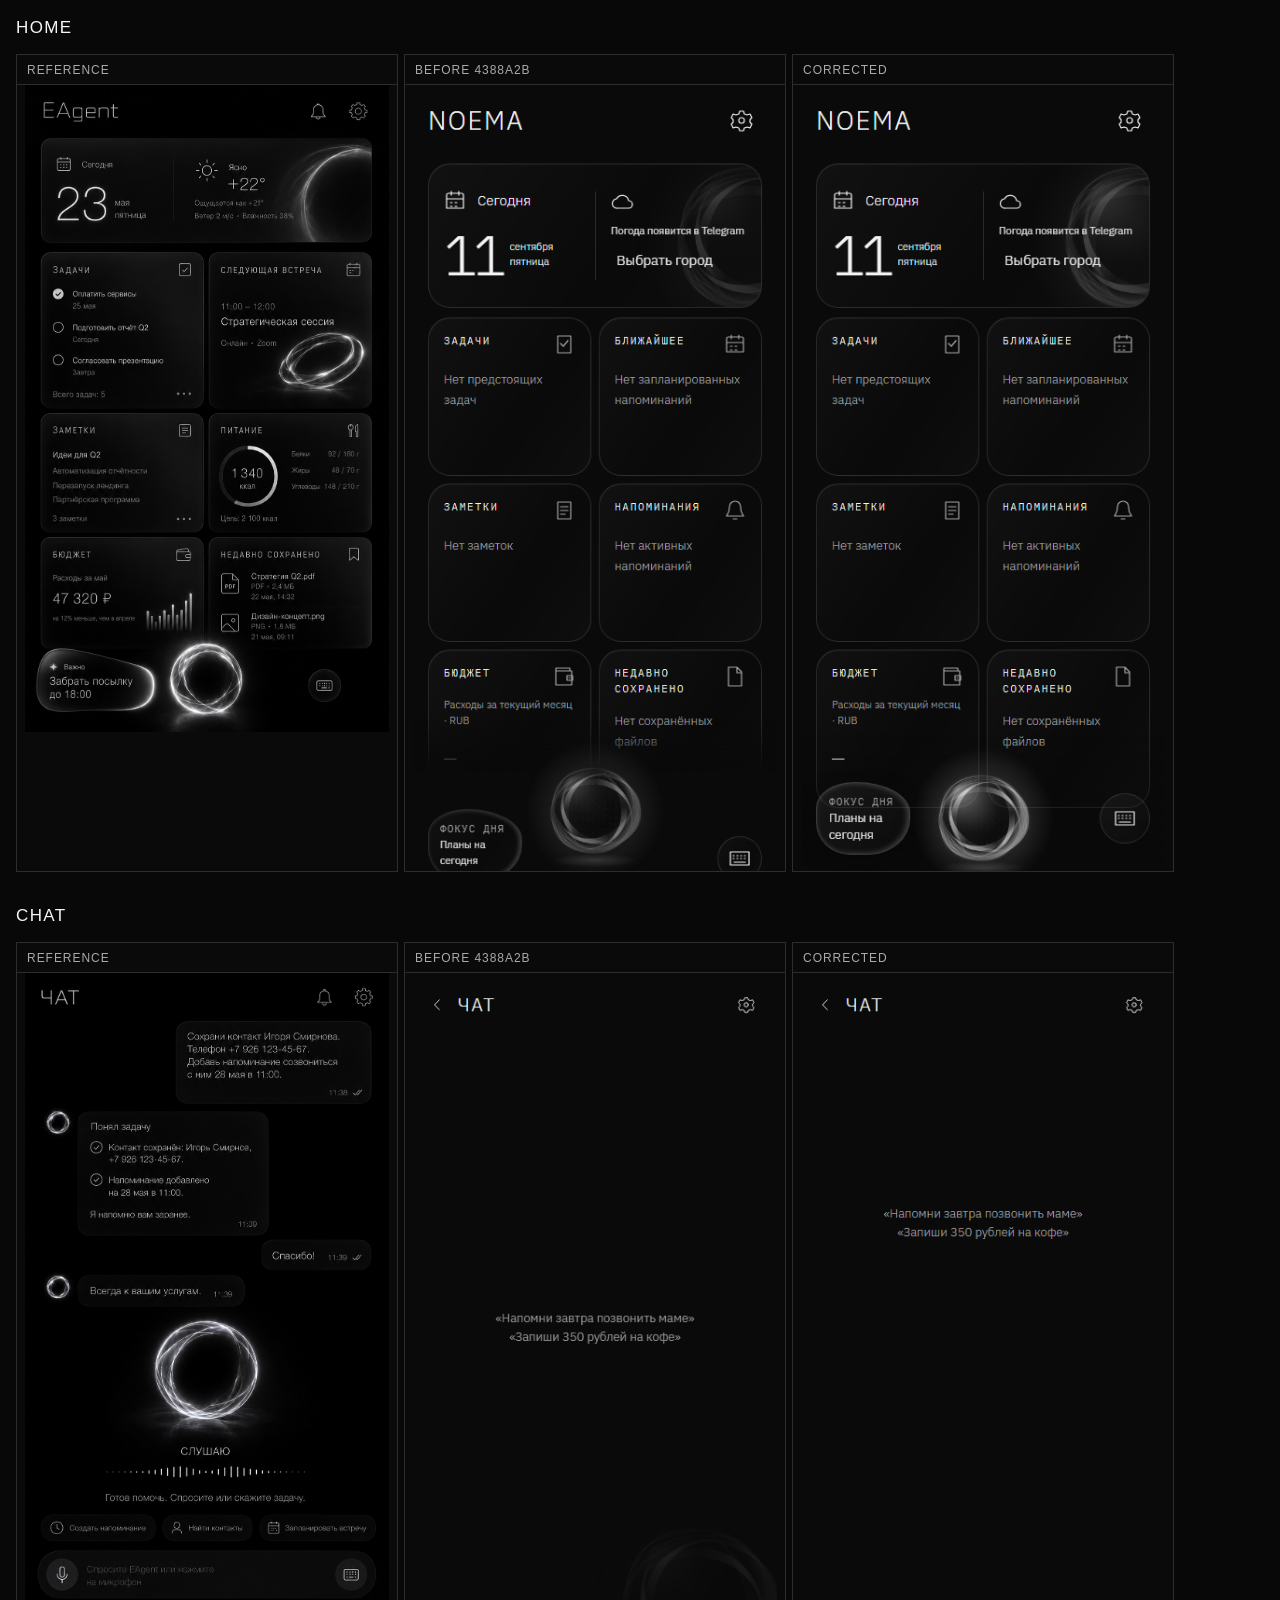
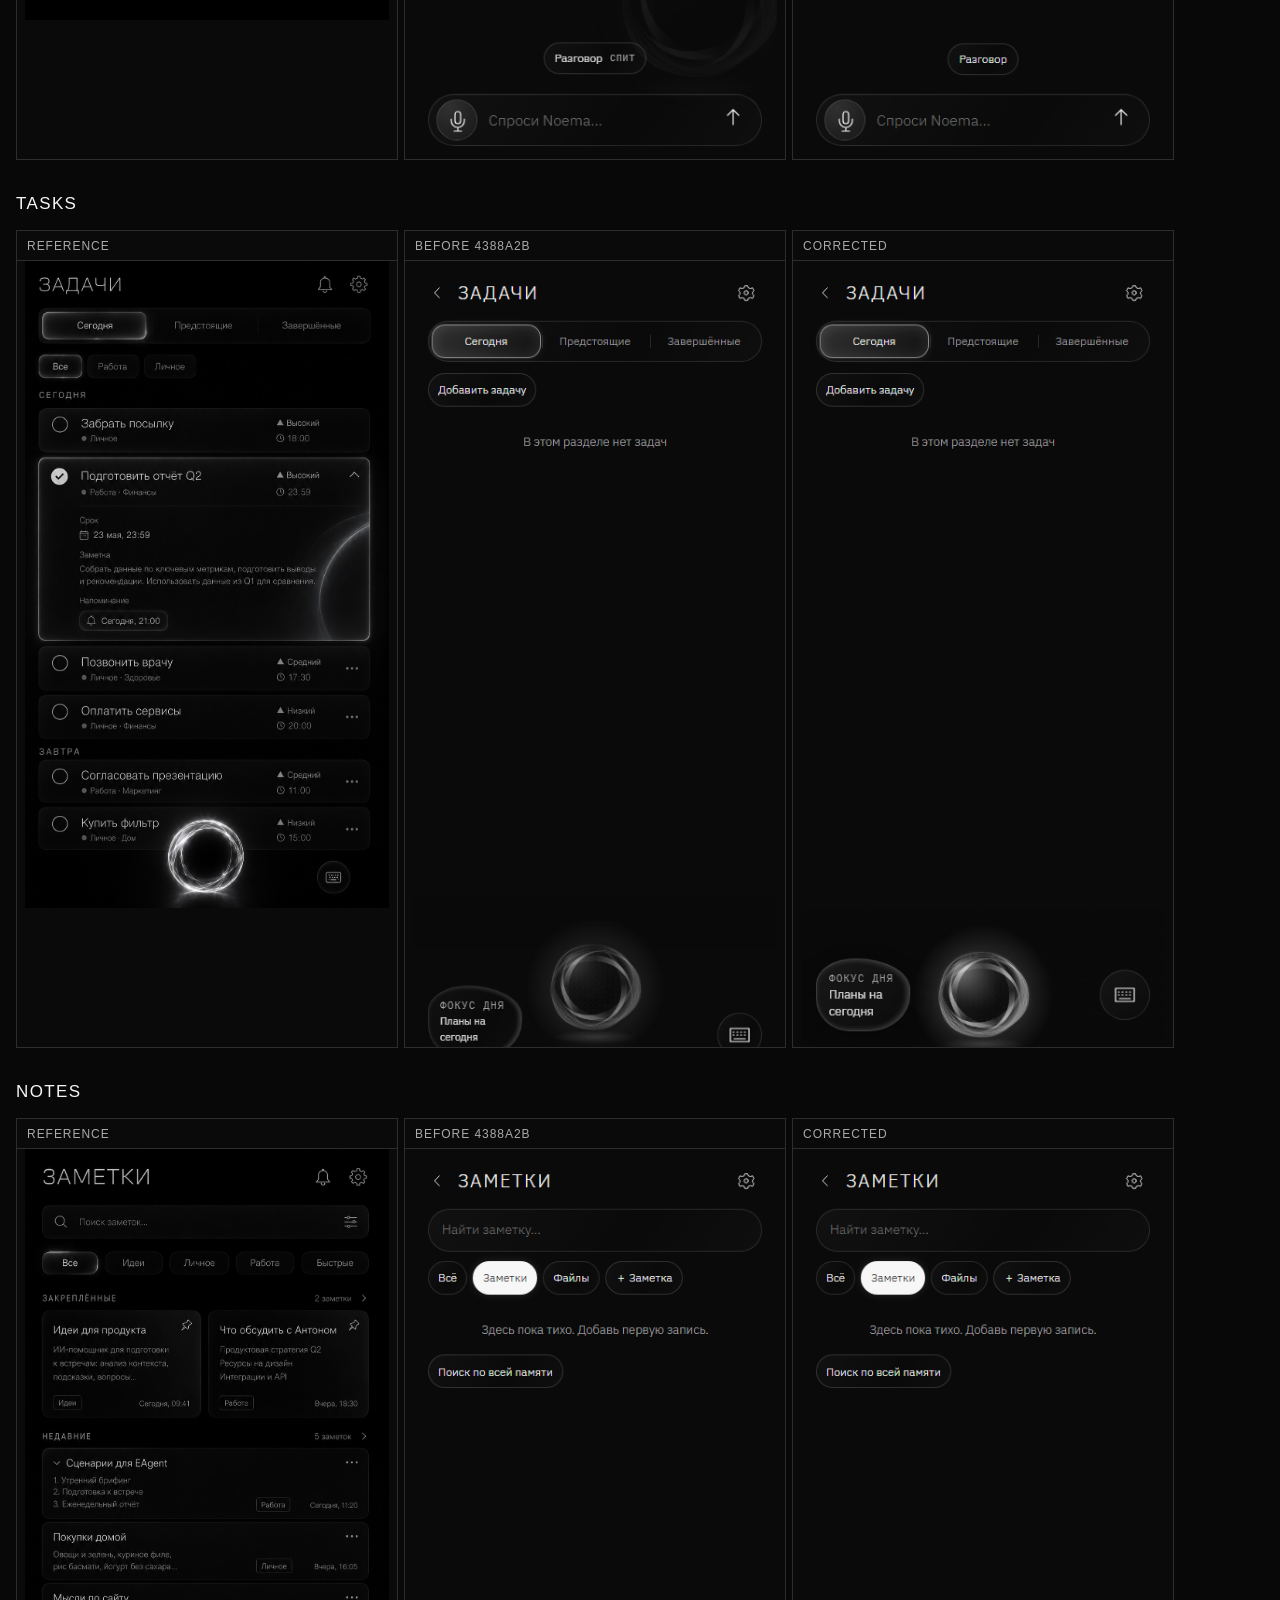
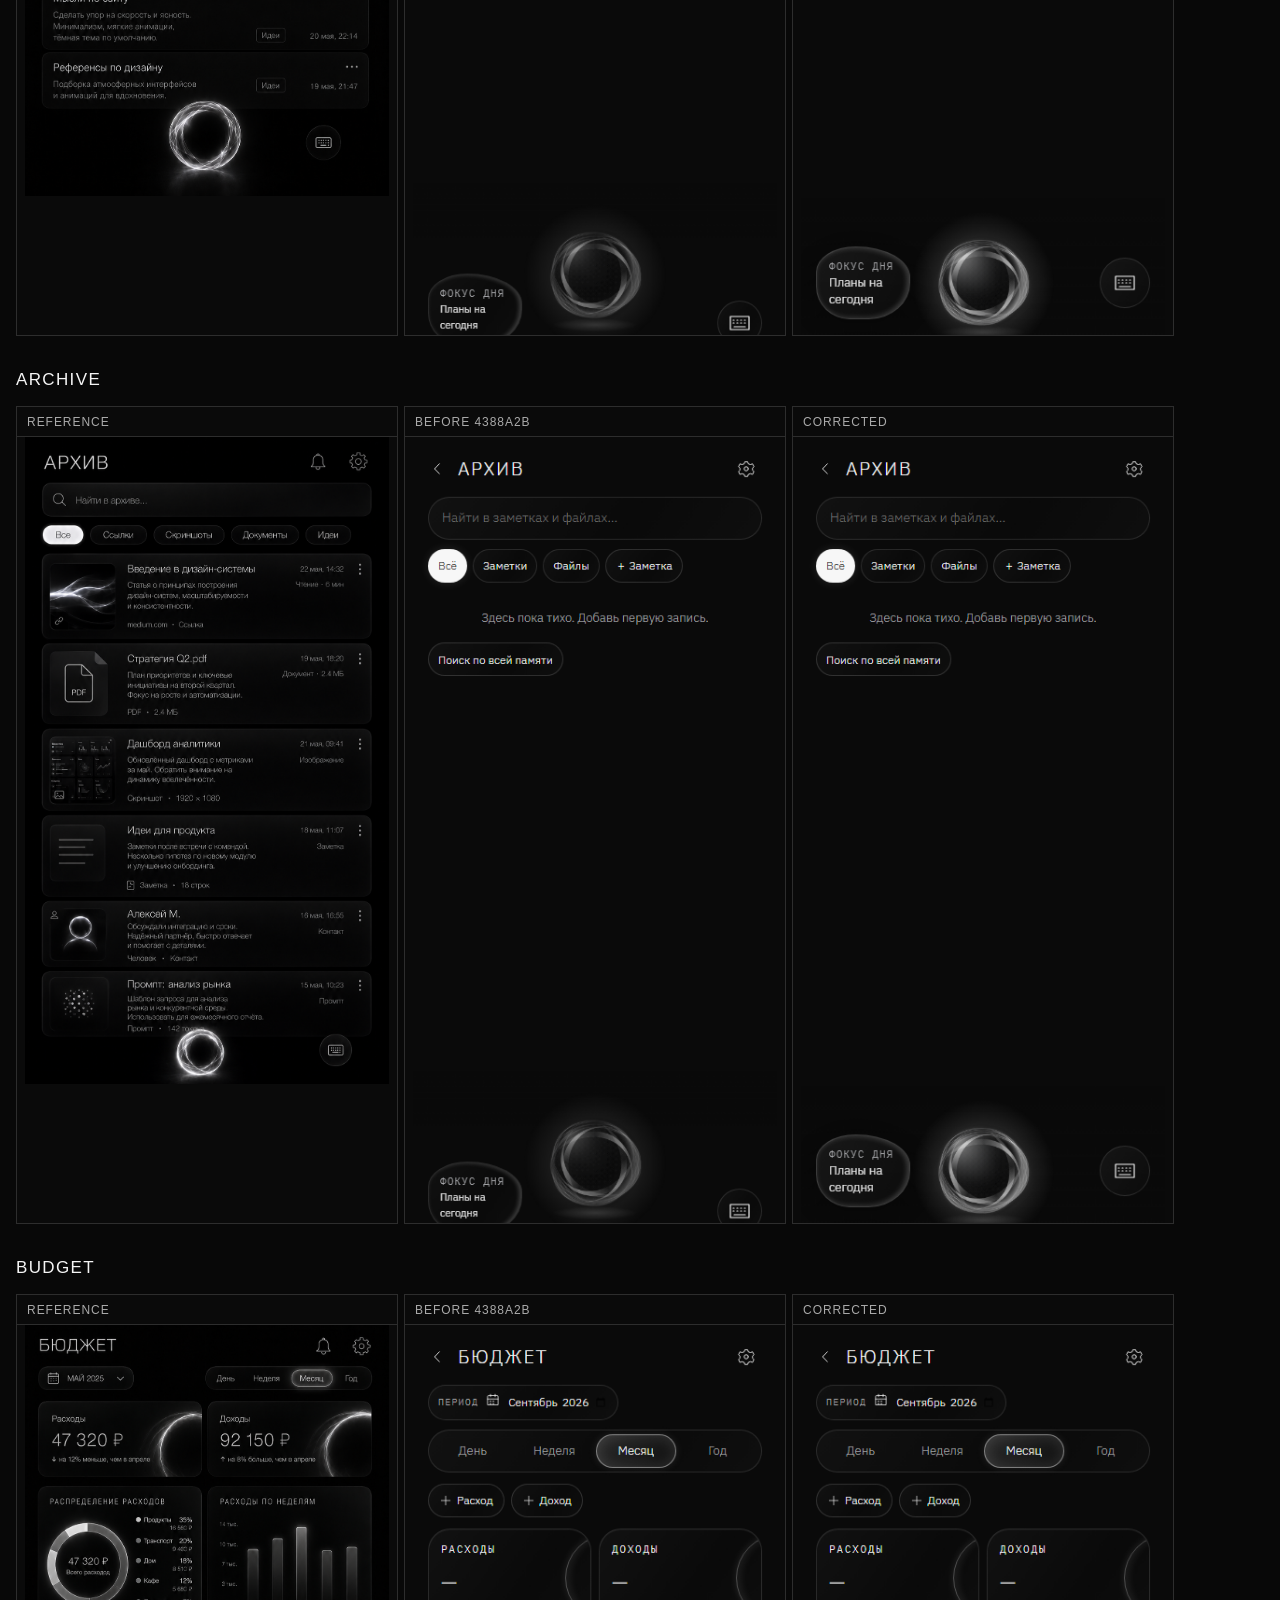
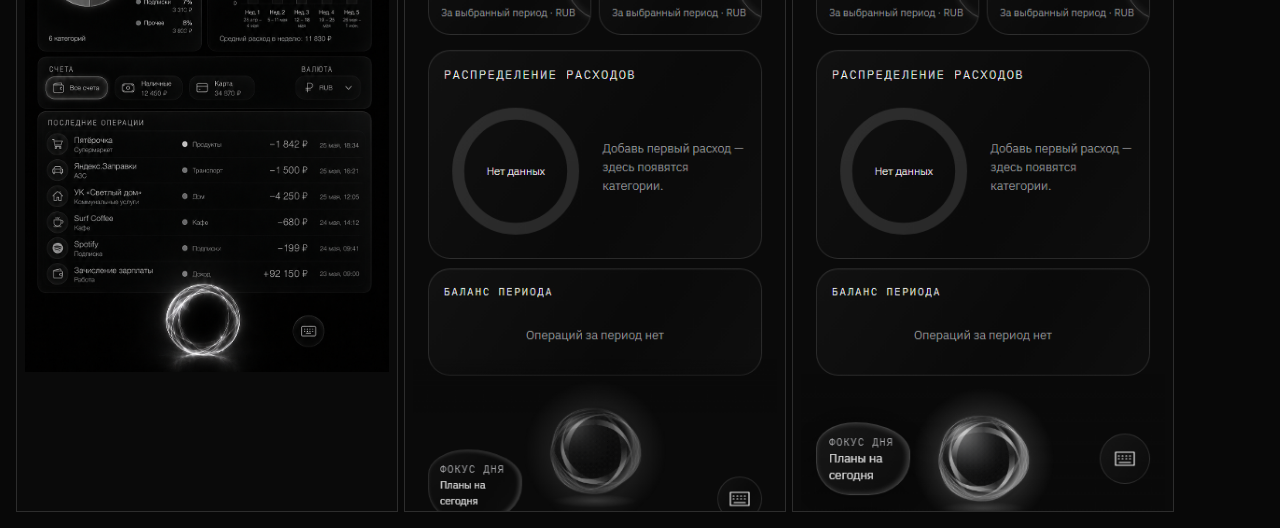
<file: design-recovery-baseline/comparison.html>
<!doctype html>
<html lang="en">
<head>
  <meta charset="utf-8">
  <meta name="viewport" content="width=device-width,initial-scale=1">
  <title>Noema design recovery comparisons</title>
  <style>
    *{box-sizing:border-box}body{margin:0;background:#080808;color:#f5f5f5;font:14px/1.4 Arial,sans-serif}.comparison{width:1190px;height:888px;margin:0;padding:16px;background:#080808;overflow:hidden}.comparison h1{height:28px;margin:0 0 10px;font-size:17px;font-weight:400;letter-spacing:.08em;text-transform:uppercase}.columns{display:grid;grid-template-columns:repeat(3,382px);gap:6px}.column{height:818px;overflow:hidden;border:1px solid #2d2d2d;background:#0a0a0a}.column h2{height:30px;margin:0;padding:7px 10px;border-bottom:1px solid #2d2d2d;color:#aaa;font-size:12px;font-weight:400;letter-spacing:.08em;text-transform:uppercase}.frame{height:786px;display:flex;align-items:flex-start;justify-content:center;overflow:hidden;background:#0a0a0a}.frame img{display:block;width:364px;height:auto;object-fit:contain;object-position:top center}.reference img{max-height:786px}.capture img{width:364px}
  </style>
</head>
<body>
  <section class="comparison" id="home"><h1>Home</h1><div class="columns"><div class="column reference"><h2>Reference</h2><div class="frame"><img src="reference/home.png" alt="Home reference"></div></div><div class="column capture"><h2>Before 4388a2b</h2><div class="frame"><img src="before-4388a2b/home.png" alt="Home before"></div></div><div class="column capture"><h2>Corrected</h2><div class="frame"><img src="corrected/home.png" alt="Home corrected"></div></div></div></section>
  <section class="comparison" id="chat"><h1>Chat</h1><div class="columns"><div class="column reference"><h2>Reference</h2><div class="frame"><img src="reference/chat.png" alt="Chat reference"></div></div><div class="column capture"><h2>Before 4388a2b</h2><div class="frame"><img src="before-4388a2b/chat.png" alt="Chat before"></div></div><div class="column capture"><h2>Corrected</h2><div class="frame"><img src="corrected/chat.png" alt="Chat corrected"></div></div></div></section>
  <section class="comparison" id="tasks"><h1>Tasks</h1><div class="columns"><div class="column reference"><h2>Reference</h2><div class="frame"><img src="reference/tasks.png" alt="Tasks reference"></div></div><div class="column capture"><h2>Before 4388a2b</h2><div class="frame"><img src="before-4388a2b/tasks.png" alt="Tasks before"></div></div><div class="column capture"><h2>Corrected</h2><div class="frame"><img src="corrected/tasks.png" alt="Tasks corrected"></div></div></div></section>
  <section class="comparison" id="notes"><h1>Notes</h1><div class="columns"><div class="column reference"><h2>Reference</h2><div class="frame"><img src="reference/notes.png" alt="Notes reference"></div></div><div class="column capture"><h2>Before 4388a2b</h2><div class="frame"><img src="before-4388a2b/notes.png" alt="Notes before"></div></div><div class="column capture"><h2>Corrected</h2><div class="frame"><img src="corrected/notes.png" alt="Notes corrected"></div></div></div></section>
  <section class="comparison" id="archive"><h1>Archive</h1><div class="columns"><div class="column reference"><h2>Reference</h2><div class="frame"><img src="reference/archive.png" alt="Archive reference"></div></div><div class="column capture"><h2>Before 4388a2b</h2><div class="frame"><img src="before-4388a2b/archive.png" alt="Archive before"></div></div><div class="column capture"><h2>Corrected</h2><div class="frame"><img src="corrected/archive.png" alt="Archive corrected"></div></div></div></section>
  <section class="comparison" id="budget"><h1>Budget</h1><div class="columns"><div class="column reference"><h2>Reference</h2><div class="frame"><img src="reference/budget.png" alt="Budget reference"></div></div><div class="column capture"><h2>Before 4388a2b</h2><div class="frame"><img src="before-4388a2b/budget.png" alt="Budget before"></div></div><div class="column capture"><h2>Corrected</h2><div class="frame"><img src="corrected/budget.png" alt="Budget corrected"></div></div></div></section>
</body>
</html>
</file>
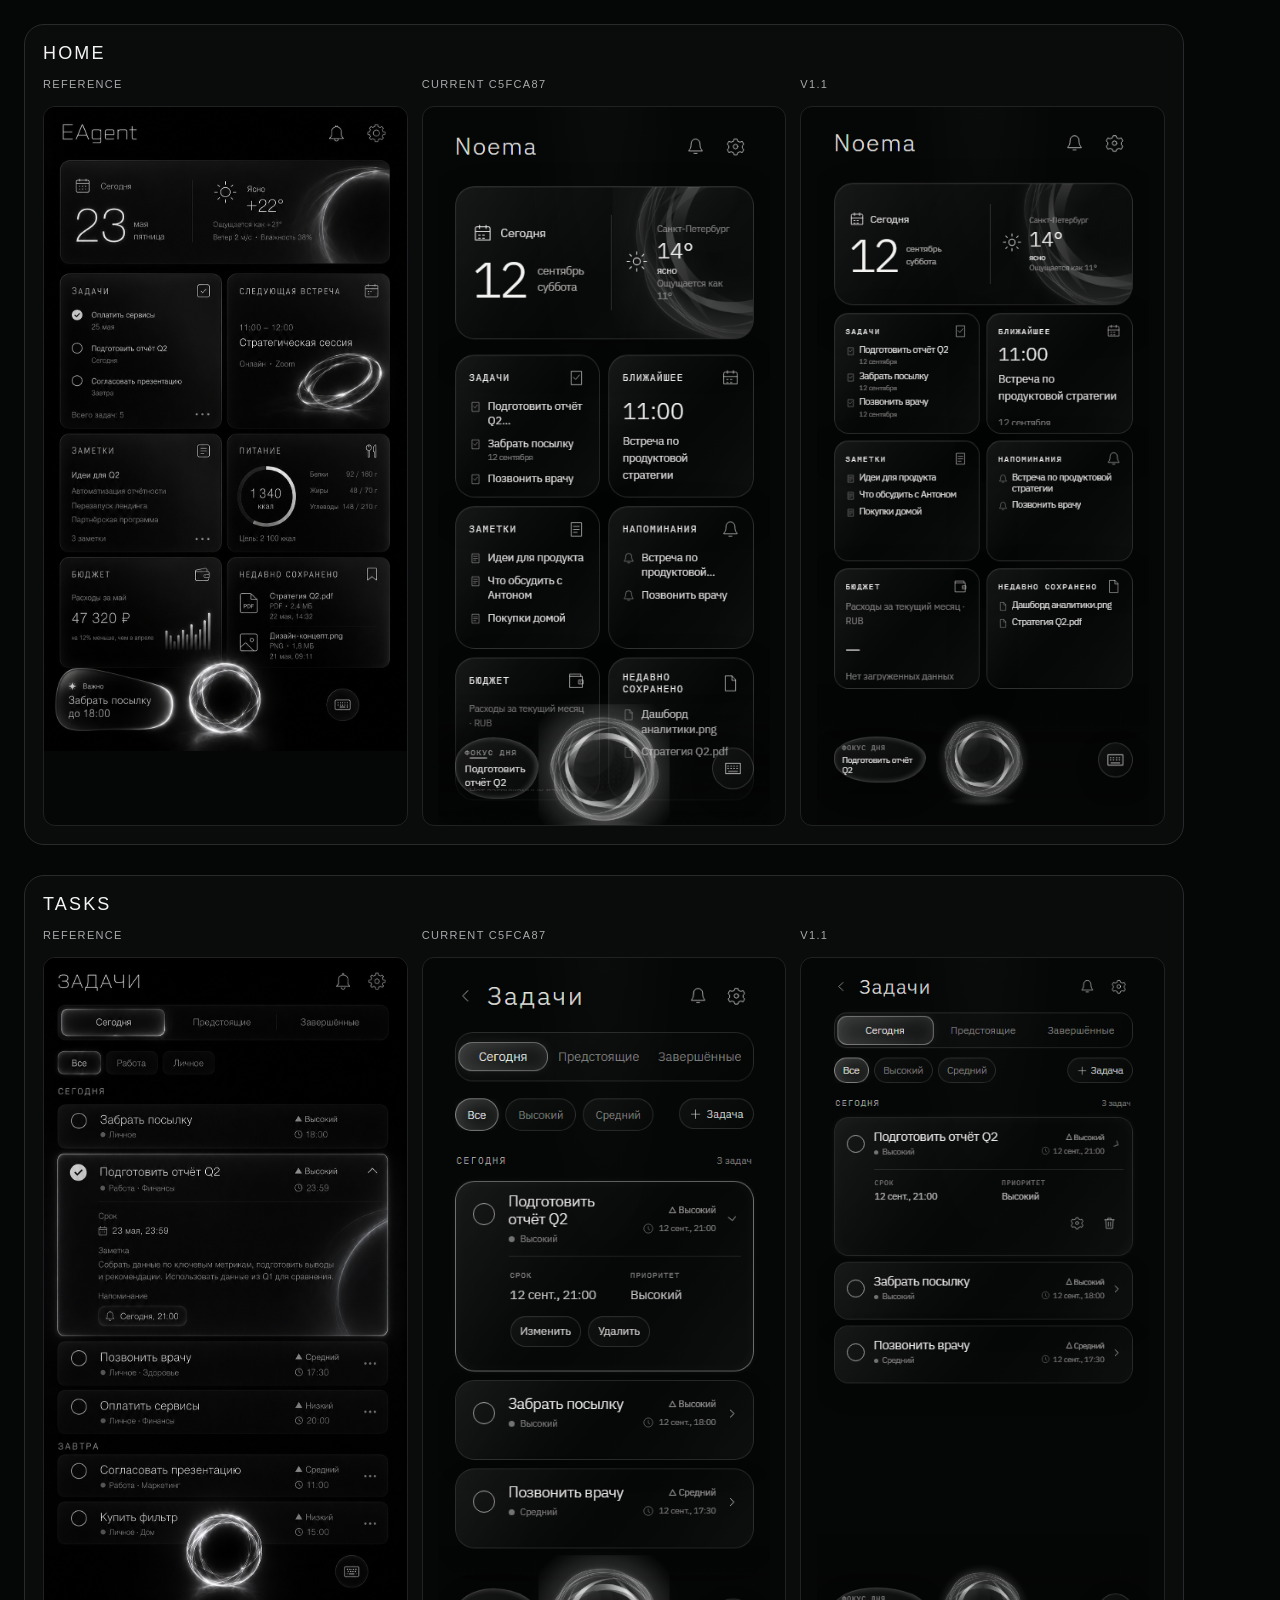
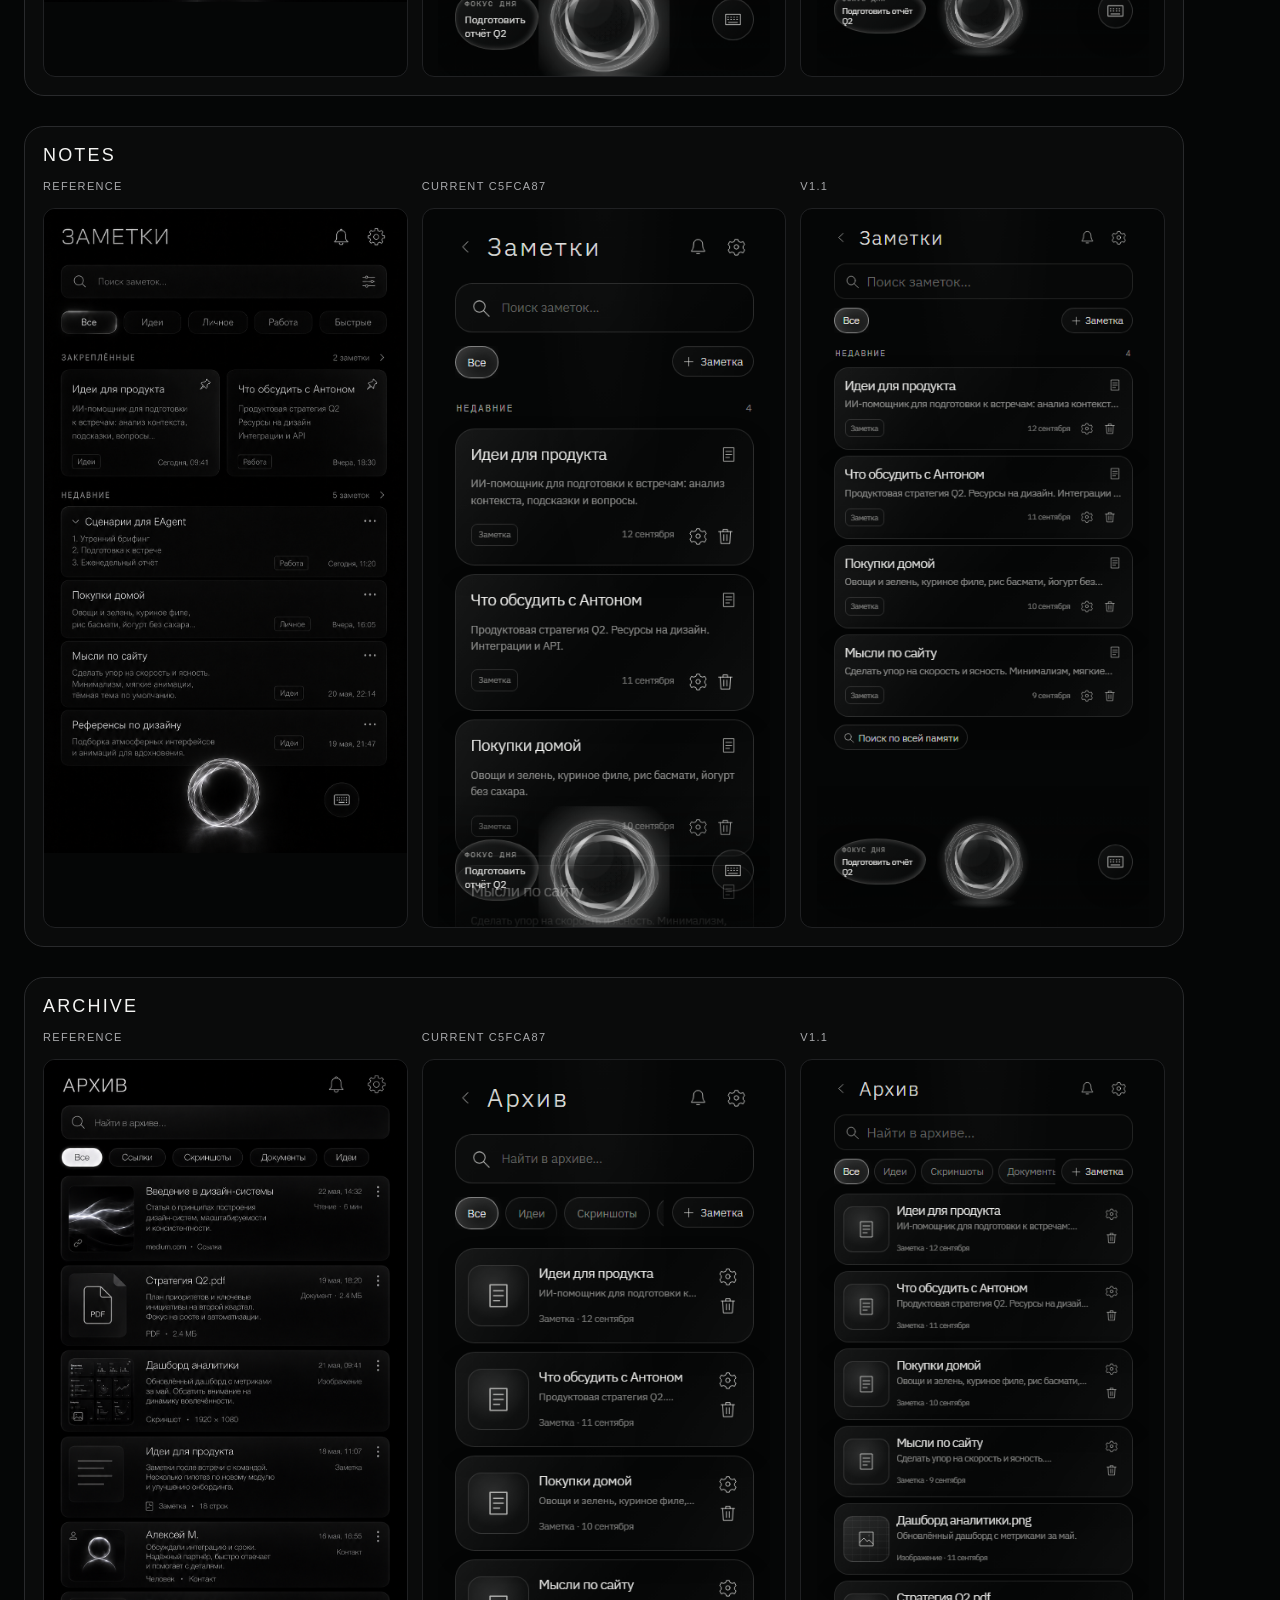
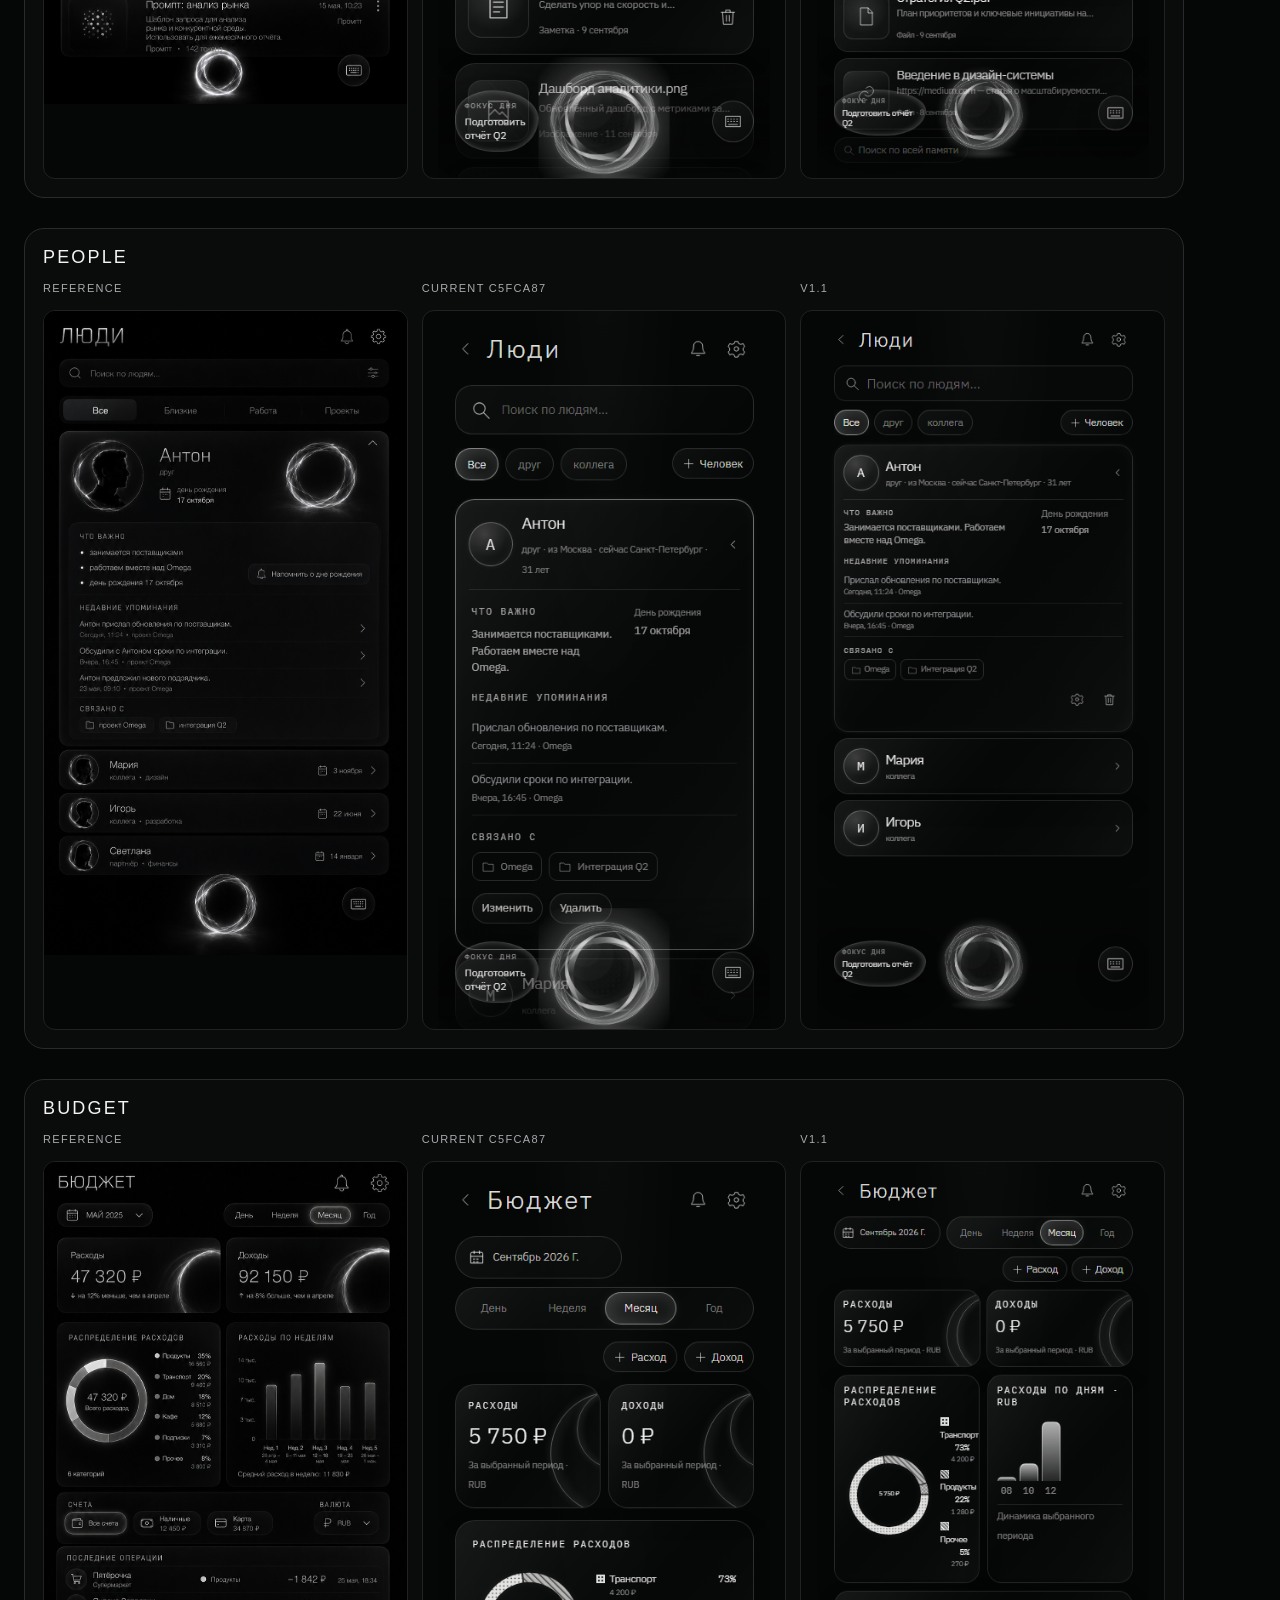
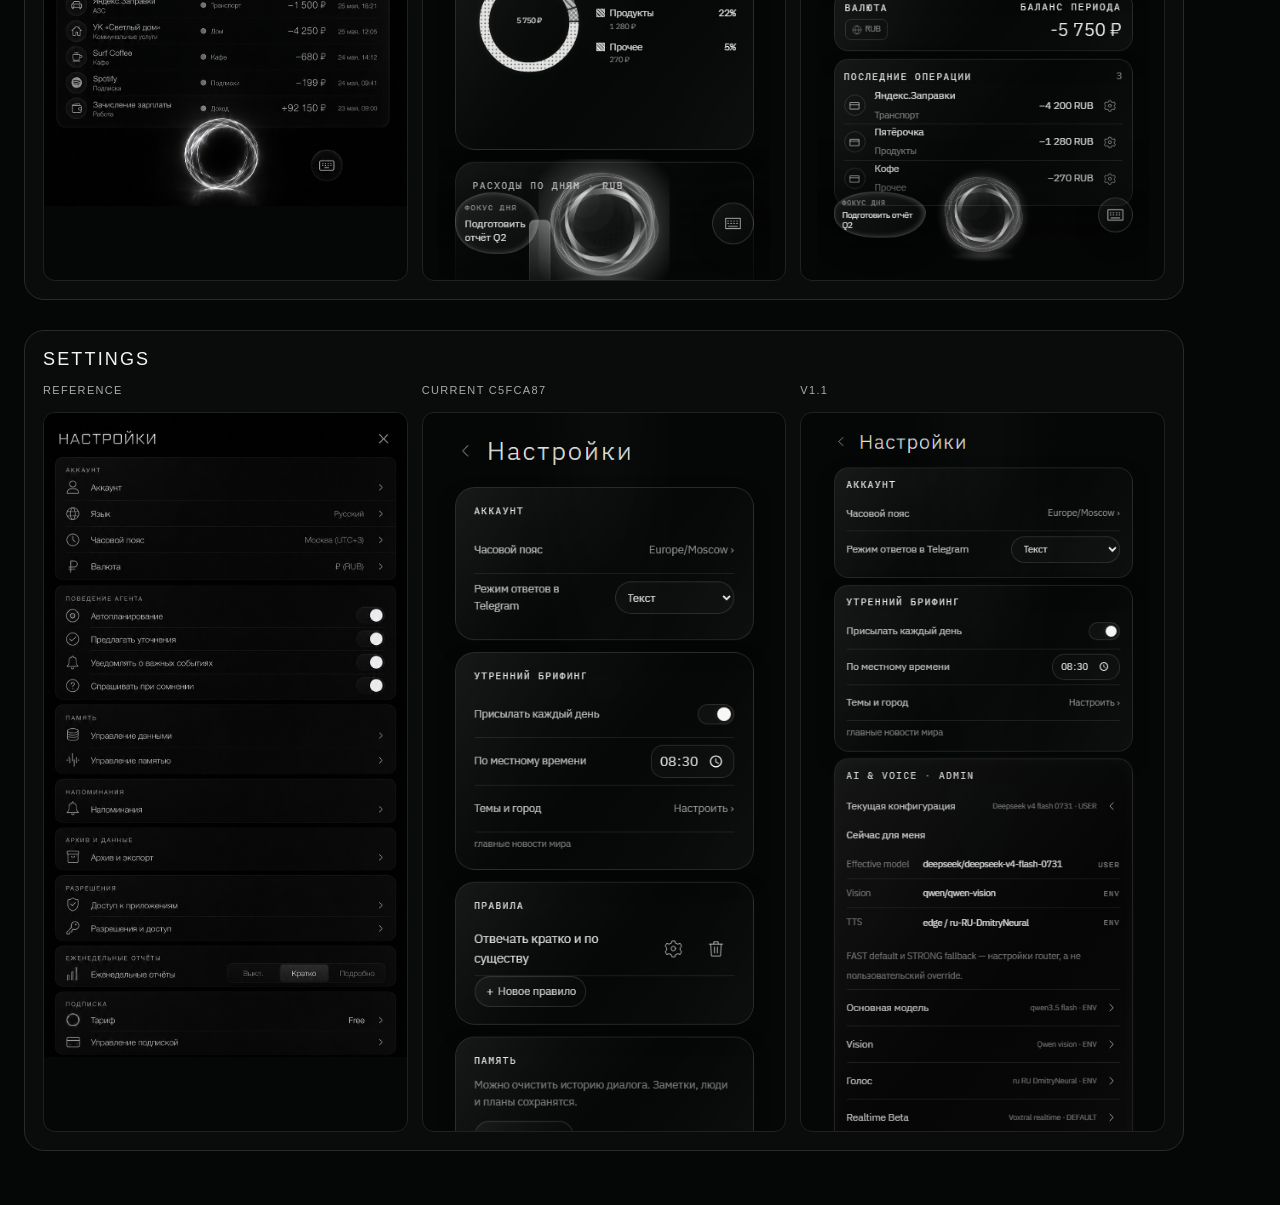
<file: ui-proof/design-match-v1.1/comparison.html>
<!doctype html>
<html lang="ru">
<head>
  <meta charset="utf-8">
  <title>Noema Design Match V1.1 — compactness proof</title>
  <style>
    *{box-sizing:border-box}body{margin:0;padding:24px;background:#050606;color:#f4f4f2;font:14px Arial,sans-serif}.comparison-row{width:1160px;margin:0 0 30px;padding:18px;border:1px solid #292a2c;border-radius:20px;background:#0a0b0b}.comparison-row h1{margin:0 0 14px;font-size:18px;font-weight:400;letter-spacing:.12em;text-transform:uppercase}.frames{display:grid;grid-template-columns:repeat(3,1fr);gap:14px}figure{margin:0}figcaption{height:28px;color:#a9aaad;font-size:11px;letter-spacing:.12em;text-transform:uppercase}img{display:block;width:100%;height:720px;object-fit:contain;object-position:top center;border:1px solid #202123;border-radius:12px;background:#050606}
  </style>
</head>
<body>
  <section class="comparison-row" data-screen="home"><h1>Home</h1><div class="frames"><figure><figcaption>Reference</figcaption><img src="reference-home.png"></figure><figure><figcaption>Current c5fca87</figcaption><img src="current-c5fca87-home.png"></figure><figure><figcaption>V1.1</figcaption><img src="v1.1-home.png"></figure></div></section>
  <section class="comparison-row" data-screen="tasks"><h1>Tasks</h1><div class="frames"><figure><figcaption>Reference</figcaption><img src="reference-tasks.png"></figure><figure><figcaption>Current c5fca87</figcaption><img src="current-c5fca87-tasks.png"></figure><figure><figcaption>V1.1</figcaption><img src="v1.1-tasks.png"></figure></div></section>
  <section class="comparison-row" data-screen="notes"><h1>Notes</h1><div class="frames"><figure><figcaption>Reference</figcaption><img src="reference-notes.png"></figure><figure><figcaption>Current c5fca87</figcaption><img src="current-c5fca87-notes.png"></figure><figure><figcaption>V1.1</figcaption><img src="v1.1-notes.png"></figure></div></section>
  <section class="comparison-row" data-screen="archive"><h1>Archive</h1><div class="frames"><figure><figcaption>Reference</figcaption><img src="reference-archive.png"></figure><figure><figcaption>Current c5fca87</figcaption><img src="current-c5fca87-archive.png"></figure><figure><figcaption>V1.1</figcaption><img src="v1.1-archive.png"></figure></div></section>
  <section class="comparison-row" data-screen="people"><h1>People</h1><div class="frames"><figure><figcaption>Reference</figcaption><img src="reference-people.png"></figure><figure><figcaption>Current c5fca87</figcaption><img src="current-c5fca87-people.png"></figure><figure><figcaption>V1.1</figcaption><img src="v1.1-people.png"></figure></div></section>
  <section class="comparison-row" data-screen="budget"><h1>Budget</h1><div class="frames"><figure><figcaption>Reference</figcaption><img src="reference-budget.png"></figure><figure><figcaption>Current c5fca87</figcaption><img src="current-c5fca87-budget.png"></figure><figure><figcaption>V1.1</figcaption><img src="v1.1-budget.png"></figure></div></section>
  <section class="comparison-row" data-screen="settings"><h1>Settings</h1><div class="frames"><figure><figcaption>Reference</figcaption><img src="reference-settings.png"></figure><figure><figcaption>Current c5fca87</figcaption><img src="current-c5fca87-settings.png"></figure><figure><figcaption>V1.1</figcaption><img src="v1.1-settings.png"></figure></div></section>
</body>
</html>
</file>
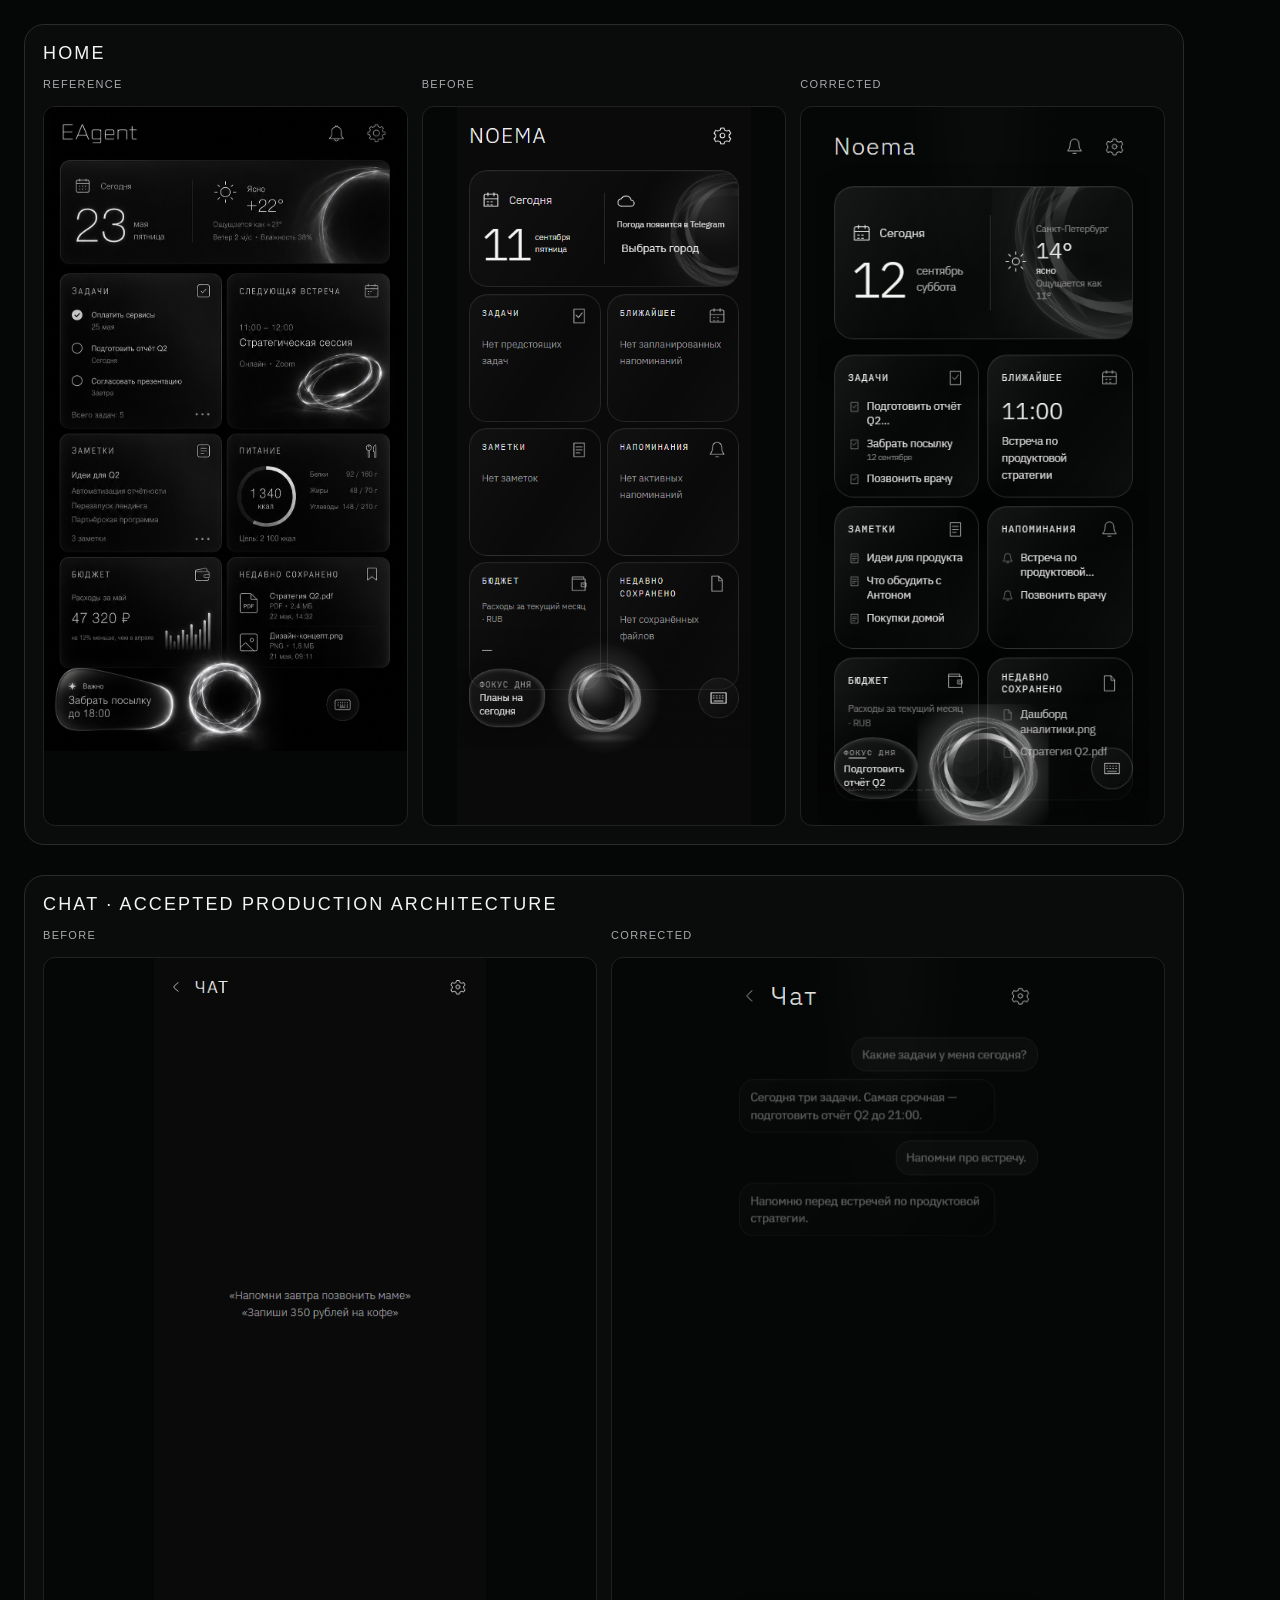
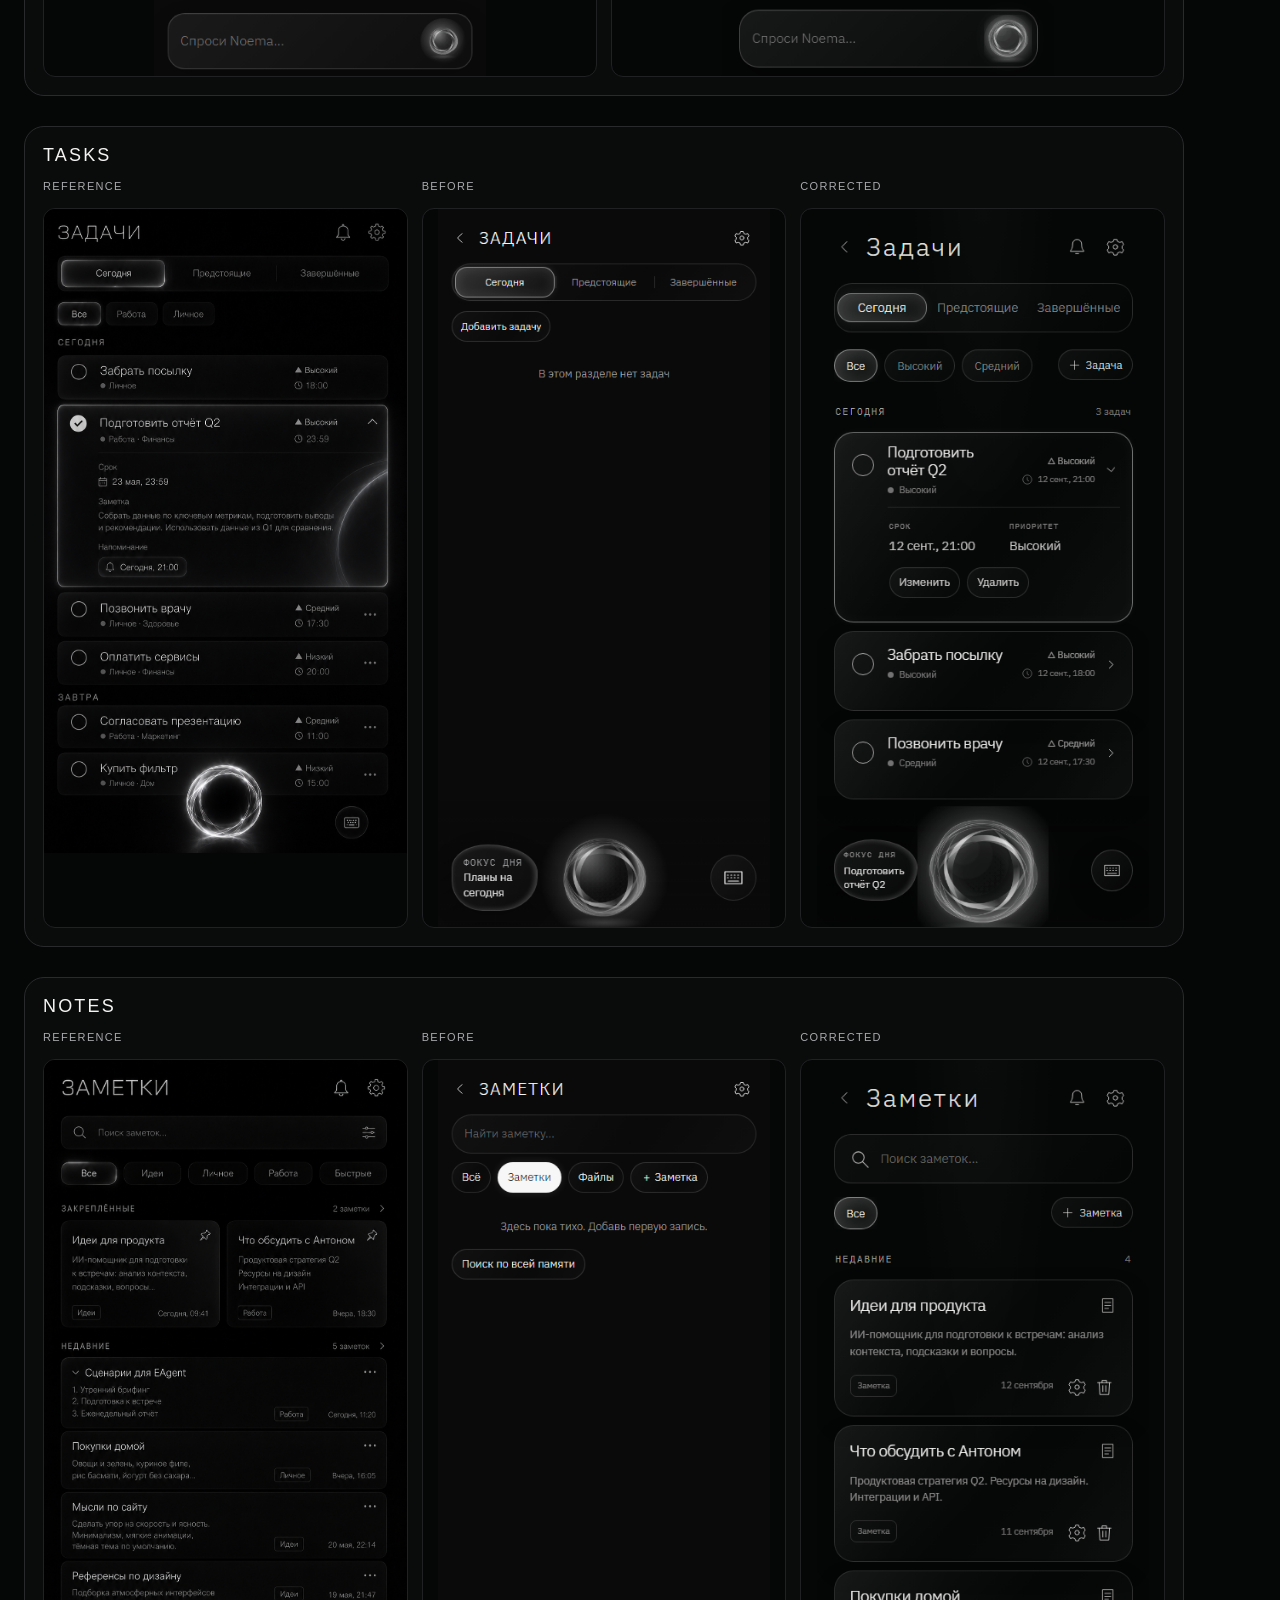
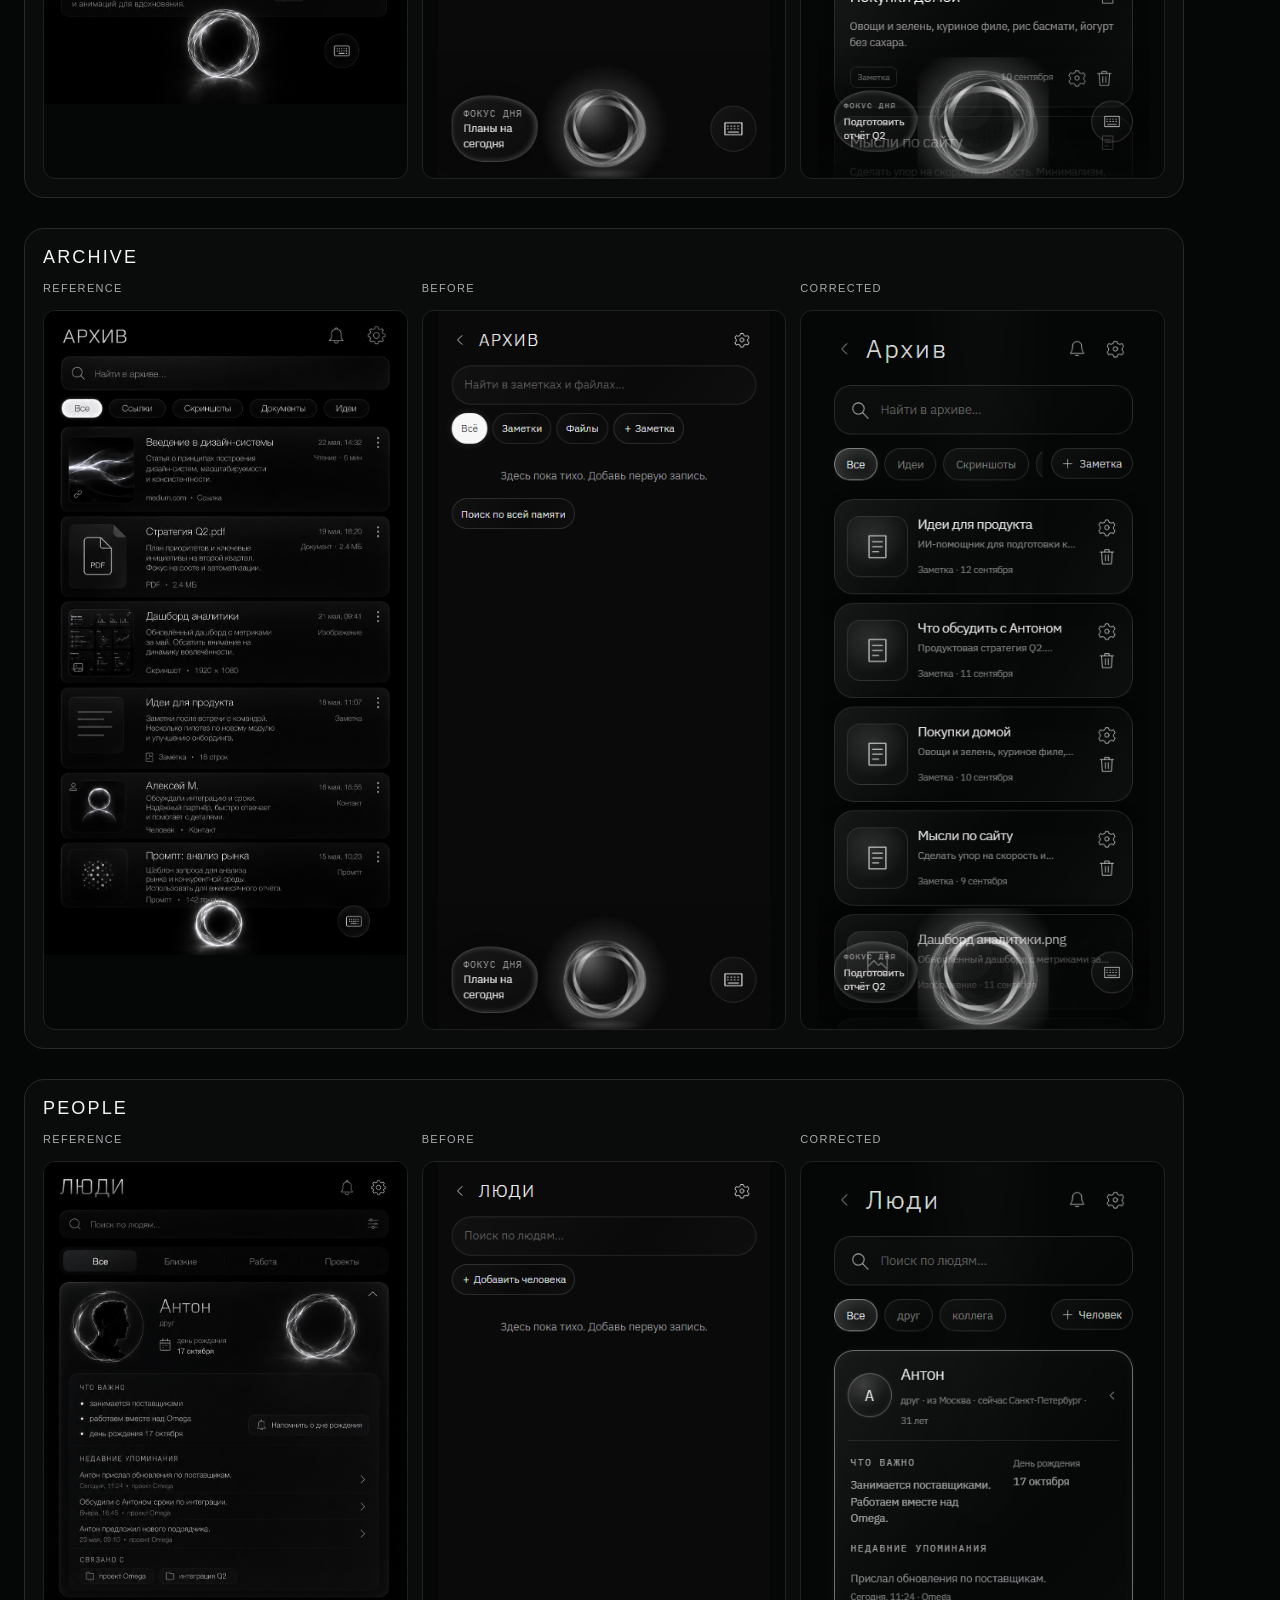
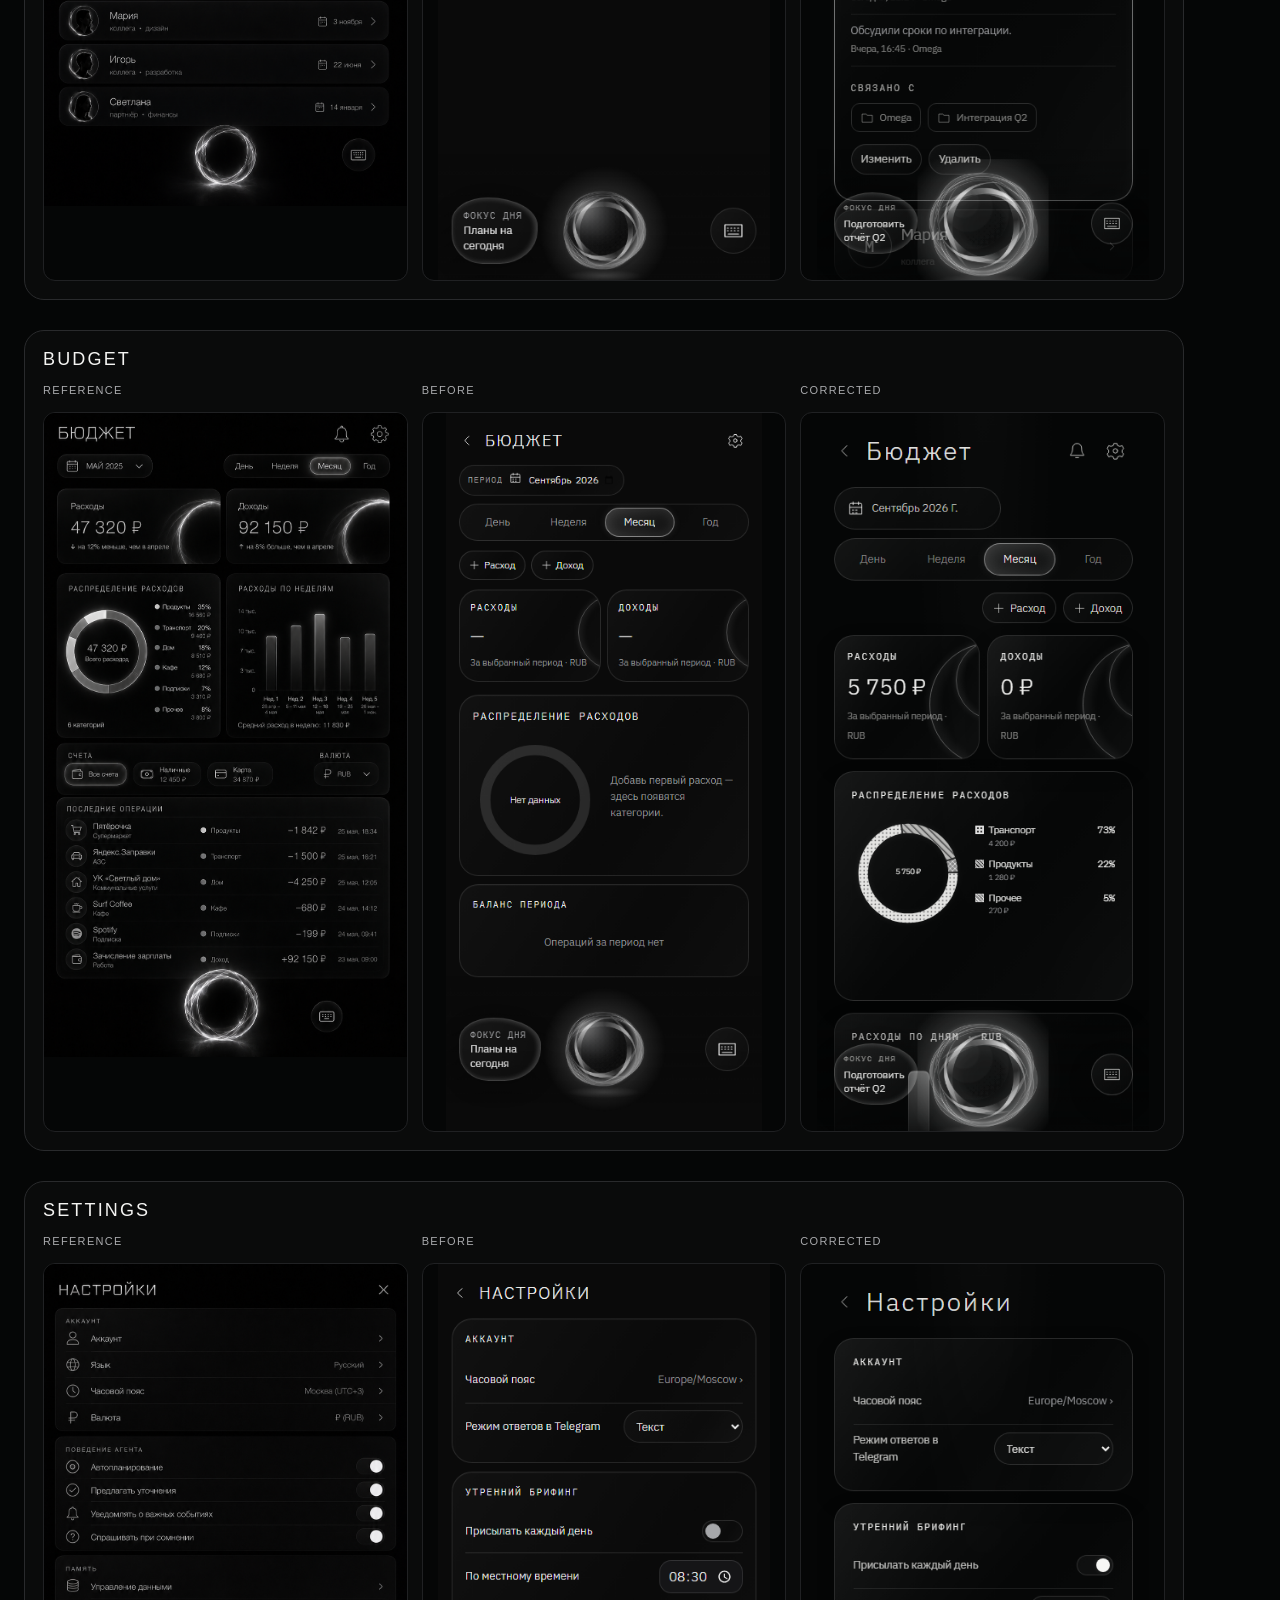
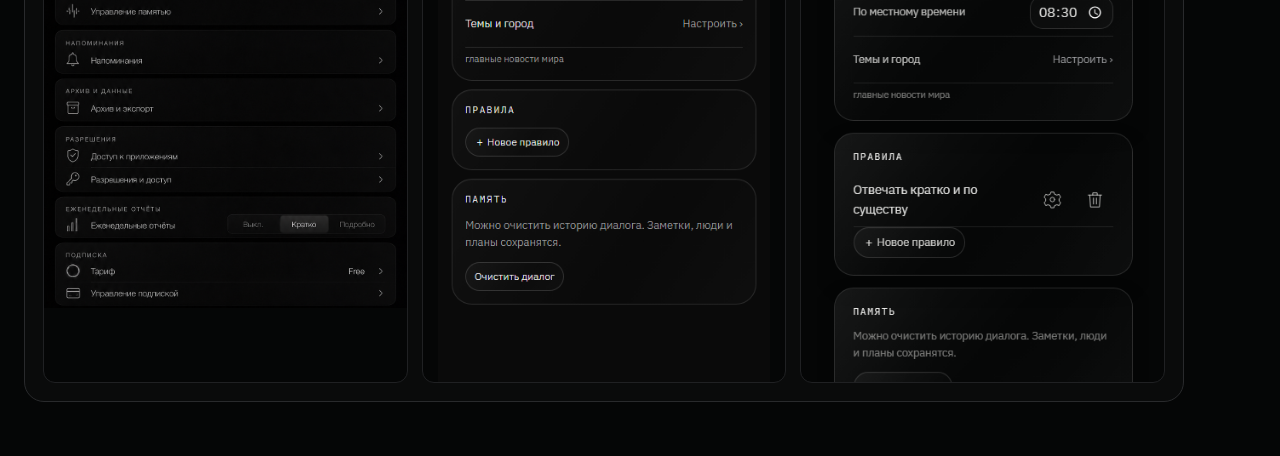
<file: ui-proof/design-match-v1/comparison.html>
<!doctype html>
<html lang="ru">
<head>
  <meta charset="utf-8">
  <title>Noema Design Match V1 — visual QA</title>
  <style>
    *{box-sizing:border-box}body{margin:0;padding:24px;background:#050606;color:#f4f4f2;font:14px Arial,sans-serif}.comparison-row{width:1160px;margin:0 0 30px;padding:18px;border:1px solid #292a2c;border-radius:20px;background:#0a0b0b}.comparison-row h1{margin:0 0 14px;font-size:18px;font-weight:400;letter-spacing:.12em;text-transform:uppercase}.frames{display:grid;grid-template-columns:repeat(3,1fr);gap:14px}.frames.two{grid-template-columns:repeat(2,1fr)}figure{margin:0}figcaption{height:28px;color:#a9aaad;font-size:11px;letter-spacing:.12em;text-transform:uppercase}img{display:block;width:100%;height:720px;object-fit:contain;object-position:top center;border:1px solid #202123;border-radius:12px;background:#050606}
  </style>
</head>
<body>
  <section class="comparison-row" data-screen="home"><h1>Home</h1><div class="frames"><figure><figcaption>Reference</figcaption><img src="reference-home.png"></figure><figure><figcaption>Before</figcaption><img src="current-before-home.png"></figure><figure><figcaption>Corrected</figcaption><img src="current-after-home.png"></figure></div></section>
  <section class="comparison-row" data-screen="chat"><h1>Chat · accepted production architecture</h1><div class="frames two"><figure><figcaption>Before</figcaption><img src="current-before-chat.png"></figure><figure><figcaption>Corrected</figcaption><img src="current-after-chat.png"></figure></div></section>
  <section class="comparison-row" data-screen="tasks"><h1>Tasks</h1><div class="frames"><figure><figcaption>Reference</figcaption><img src="reference-tasks.png"></figure><figure><figcaption>Before</figcaption><img src="current-before-tasks.png"></figure><figure><figcaption>Corrected</figcaption><img src="current-after-tasks.png"></figure></div></section>
  <section class="comparison-row" data-screen="notes"><h1>Notes</h1><div class="frames"><figure><figcaption>Reference</figcaption><img src="reference-notes.png"></figure><figure><figcaption>Before</figcaption><img src="current-before-notes.png"></figure><figure><figcaption>Corrected</figcaption><img src="current-after-notes.png"></figure></div></section>
  <section class="comparison-row" data-screen="archive"><h1>Archive</h1><div class="frames"><figure><figcaption>Reference</figcaption><img src="reference-archive.png"></figure><figure><figcaption>Before</figcaption><img src="current-before-archive.png"></figure><figure><figcaption>Corrected</figcaption><img src="current-after-archive.png"></figure></div></section>
  <section class="comparison-row" data-screen="people"><h1>People</h1><div class="frames"><figure><figcaption>Reference</figcaption><img src="reference-people.png"></figure><figure><figcaption>Before</figcaption><img src="current-before-people.png"></figure><figure><figcaption>Corrected</figcaption><img src="current-after-people.png"></figure></div></section>
  <section class="comparison-row" data-screen="budget"><h1>Budget</h1><div class="frames"><figure><figcaption>Reference</figcaption><img src="reference-budget.png"></figure><figure><figcaption>Before</figcaption><img src="current-before-budget.png"></figure><figure><figcaption>Corrected</figcaption><img src="current-after-budget.png"></figure></div></section>
  <section class="comparison-row" data-screen="settings"><h1>Settings</h1><div class="frames"><figure><figcaption>Reference</figcaption><img src="reference-settings.png"></figure><figure><figcaption>Before</figcaption><img src="current-before-settings.png"></figure><figure><figcaption>Corrected</figcaption><img src="current-after-settings.png"></figure></div></section>
</body>
</html>
</file>
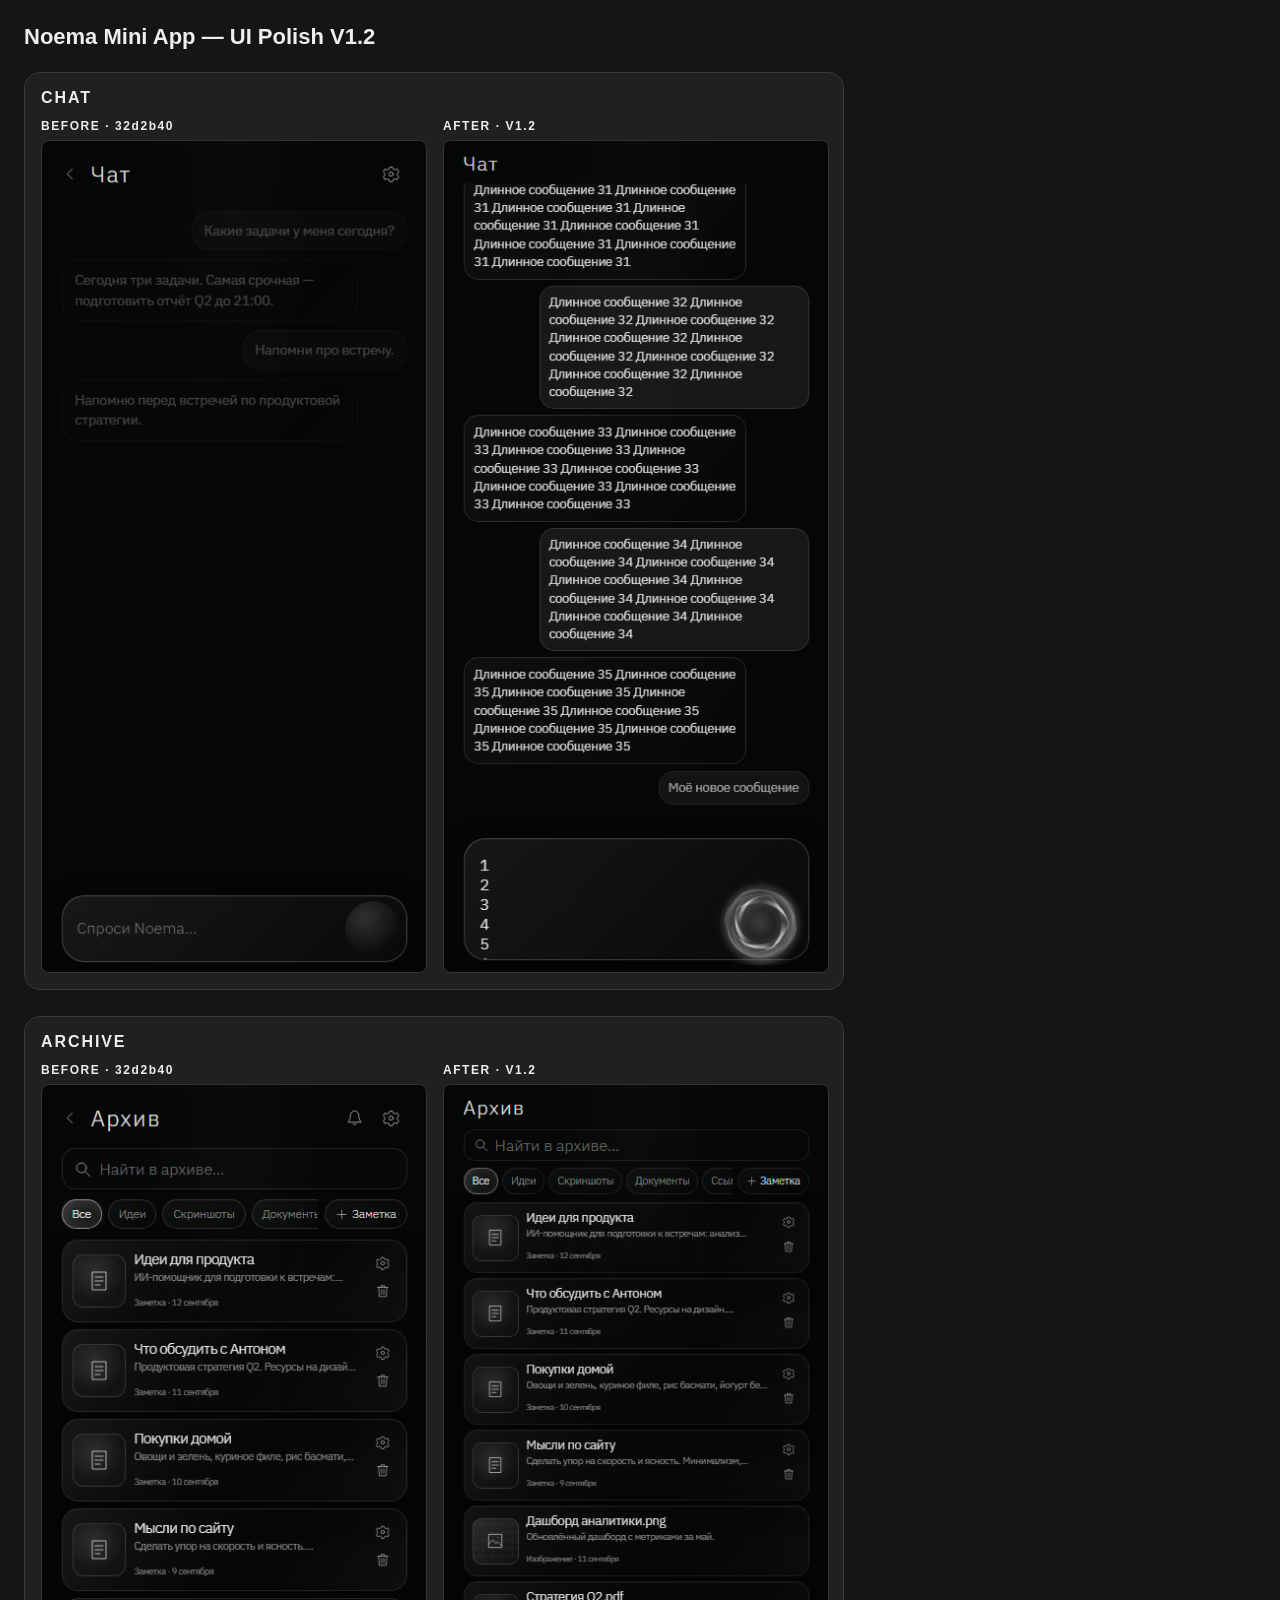
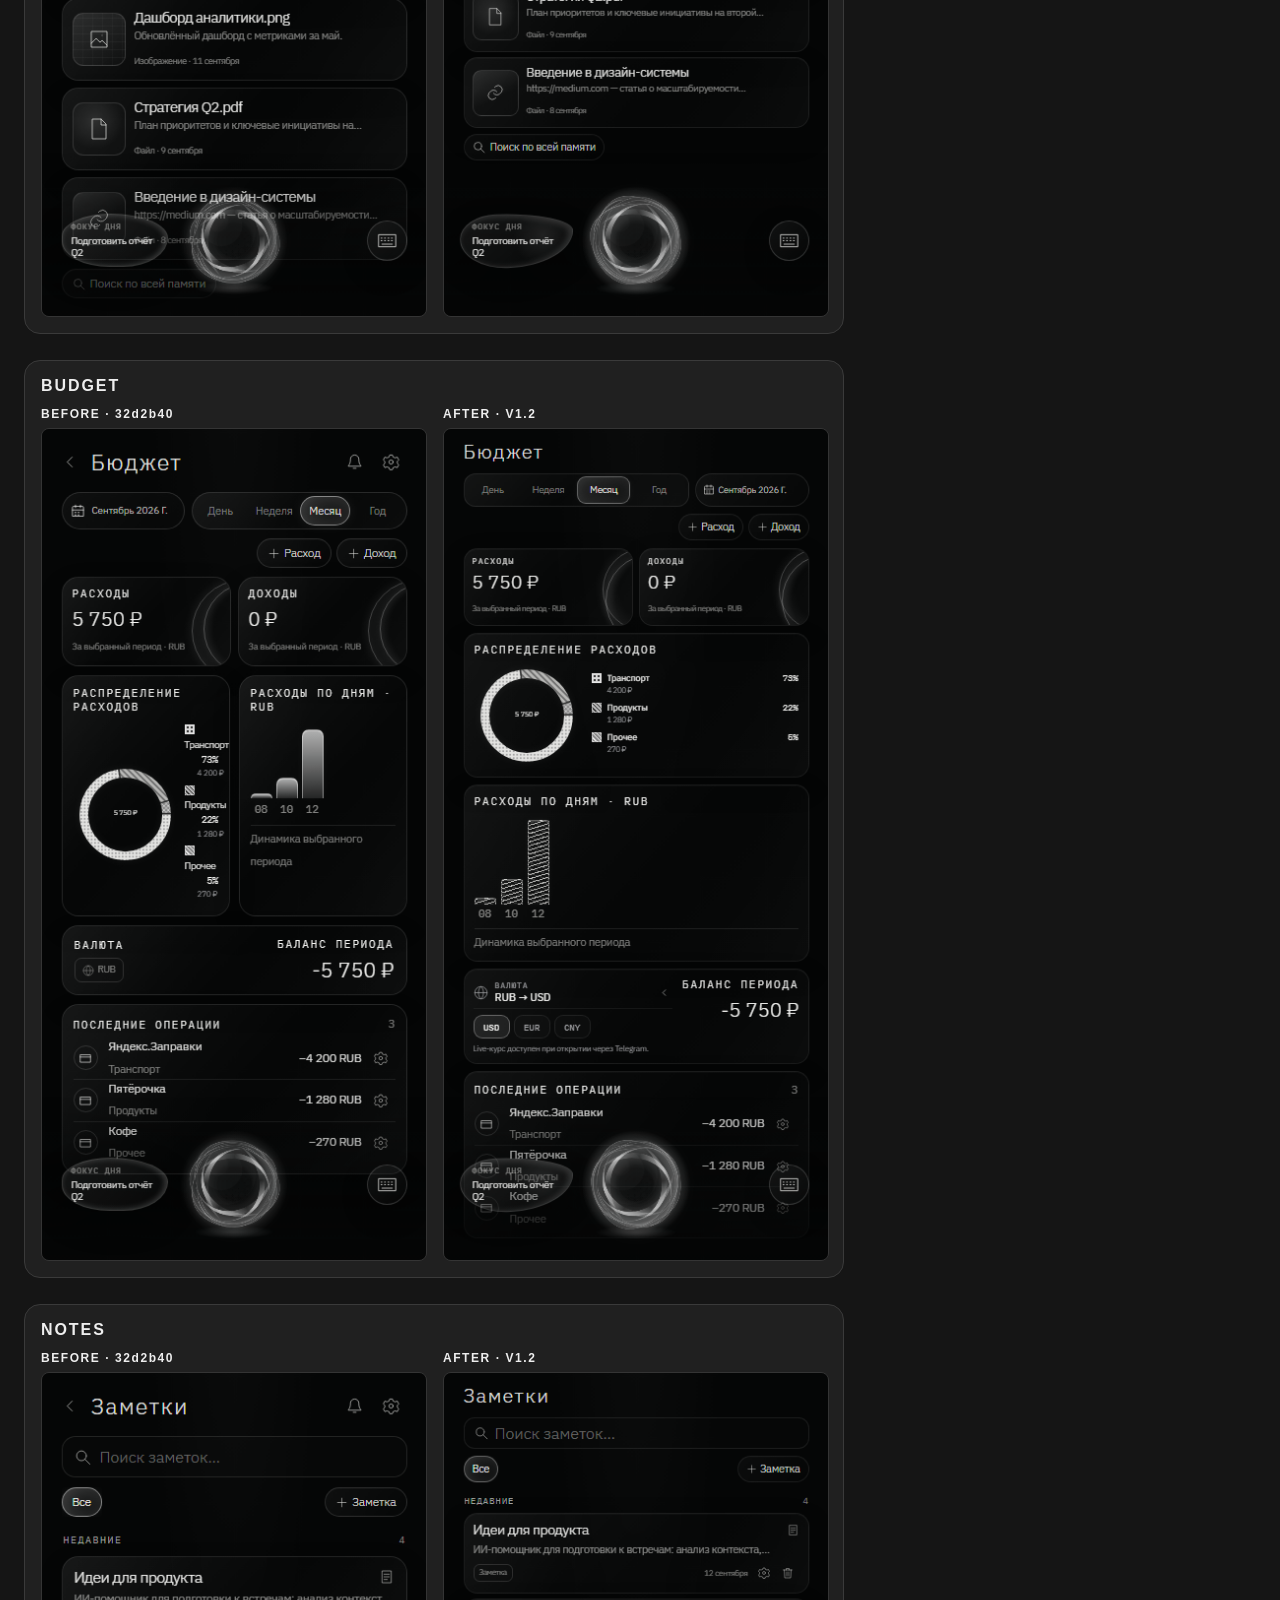
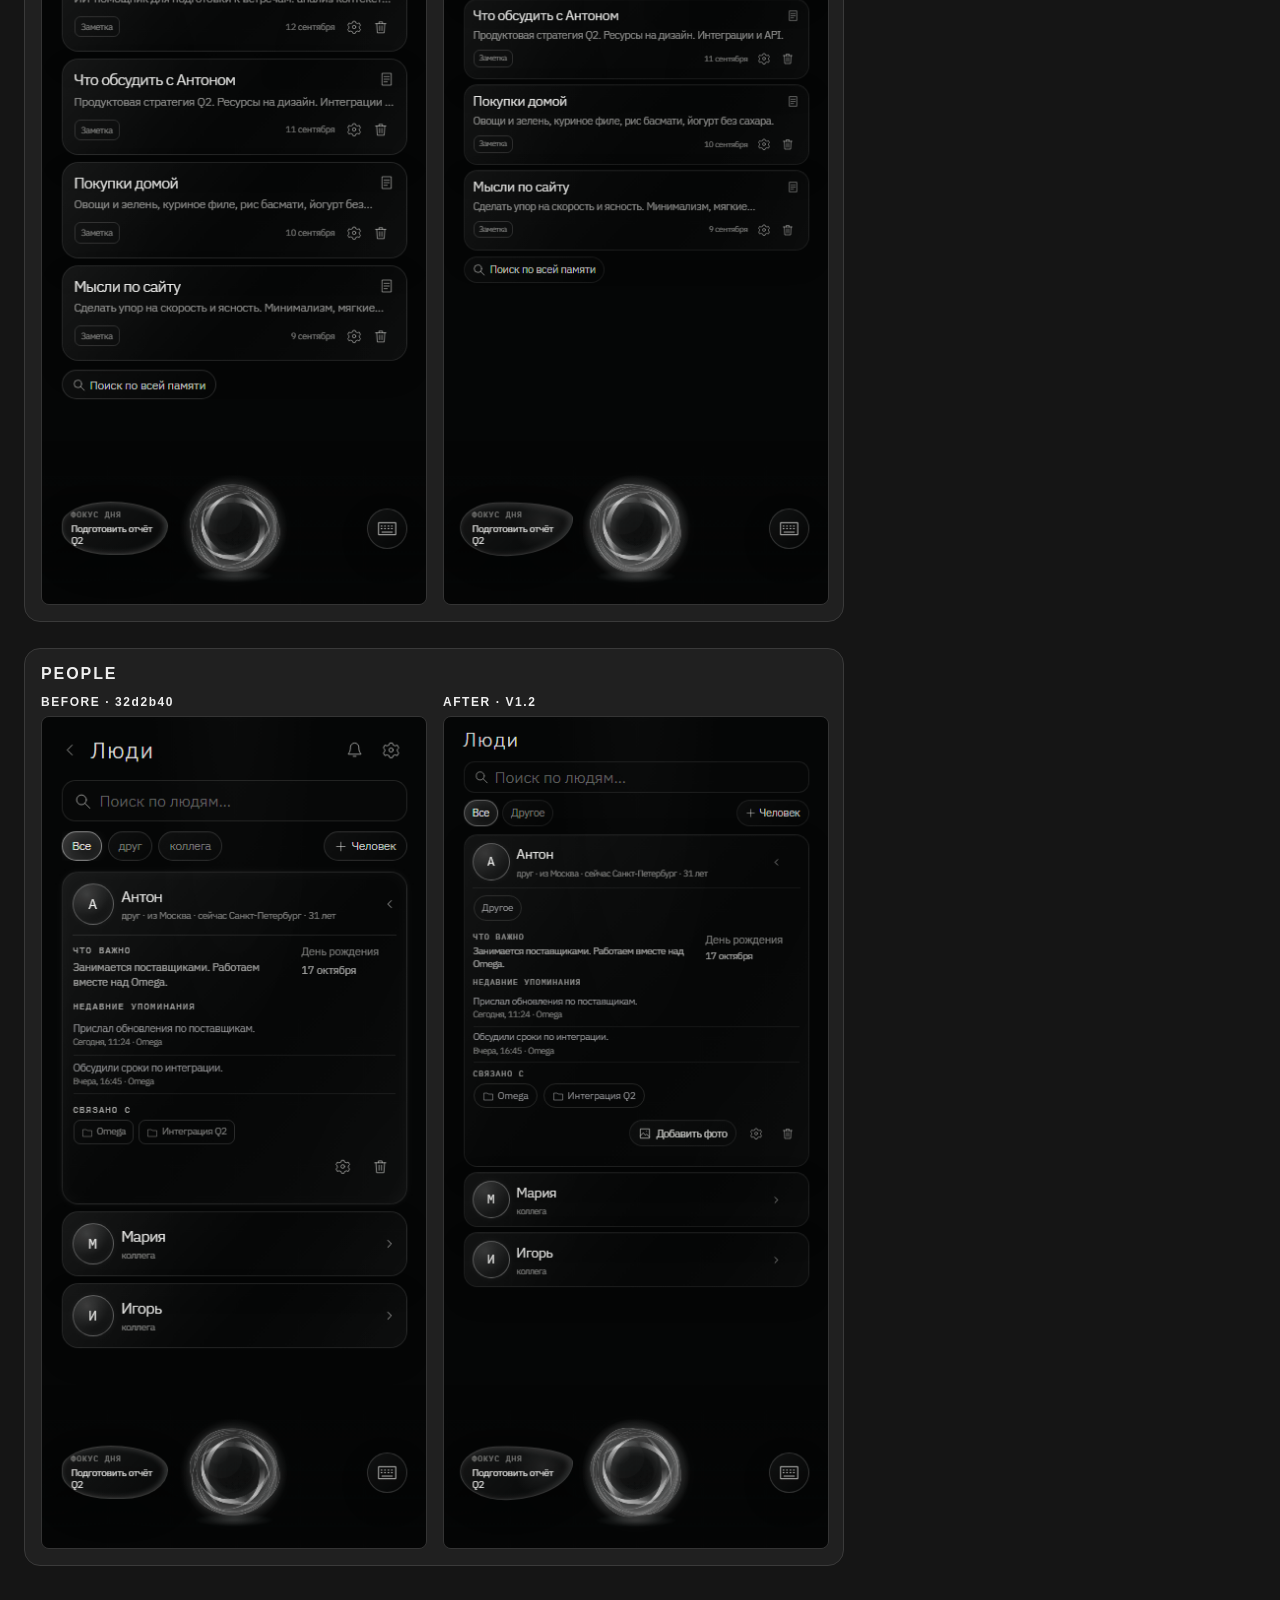
<file: ui-proof/ui-polish-v1.2/comparison.html>
<!doctype html><html lang="en"><head><meta charset="utf-8"><title>Noema UI Polish V1.2</title><style>
*{box-sizing:border-box}body{margin:0;padding:24px;background:#151515;color:#eee;font:14px Arial,sans-serif}h1{margin:0 0 22px;font-size:22px}.screen{width:820px;margin:0 0 26px;padding:16px;background:#202020;border:1px solid #3a3a3a;border-radius:16px}.screen h2{margin:0 0 12px;font-size:16px;text-transform:uppercase;letter-spacing:.12em}.pair{display:grid;grid-template-columns:1fr 1fr;gap:16px}.shot{display:grid;gap:7px}.shot strong{font-size:12px;letter-spacing:.13em}.shot img{display:block;width:386px;height:auto;background:#050606;border:1px solid #343434;border-radius:8px}
</style></head><body><h1>Noema Mini App — UI Polish V1.2</h1><main id="proof"></main><script>
const screens=['chat','archive','budget','notes','people'];
document.querySelector('#proof').innerHTML=screens.map(screen=>`<section class="screen" data-screen="${screen}"><h2>${screen}</h2><div class="pair"><div class="shot"><strong>BEFORE · 32d2b40</strong><img src="before-${screen}.png"></div><div class="shot"><strong>AFTER · V1.2</strong><img src="after-${screen}.png"></div></div></section>`).join('');
</script></body></html>
</file>
